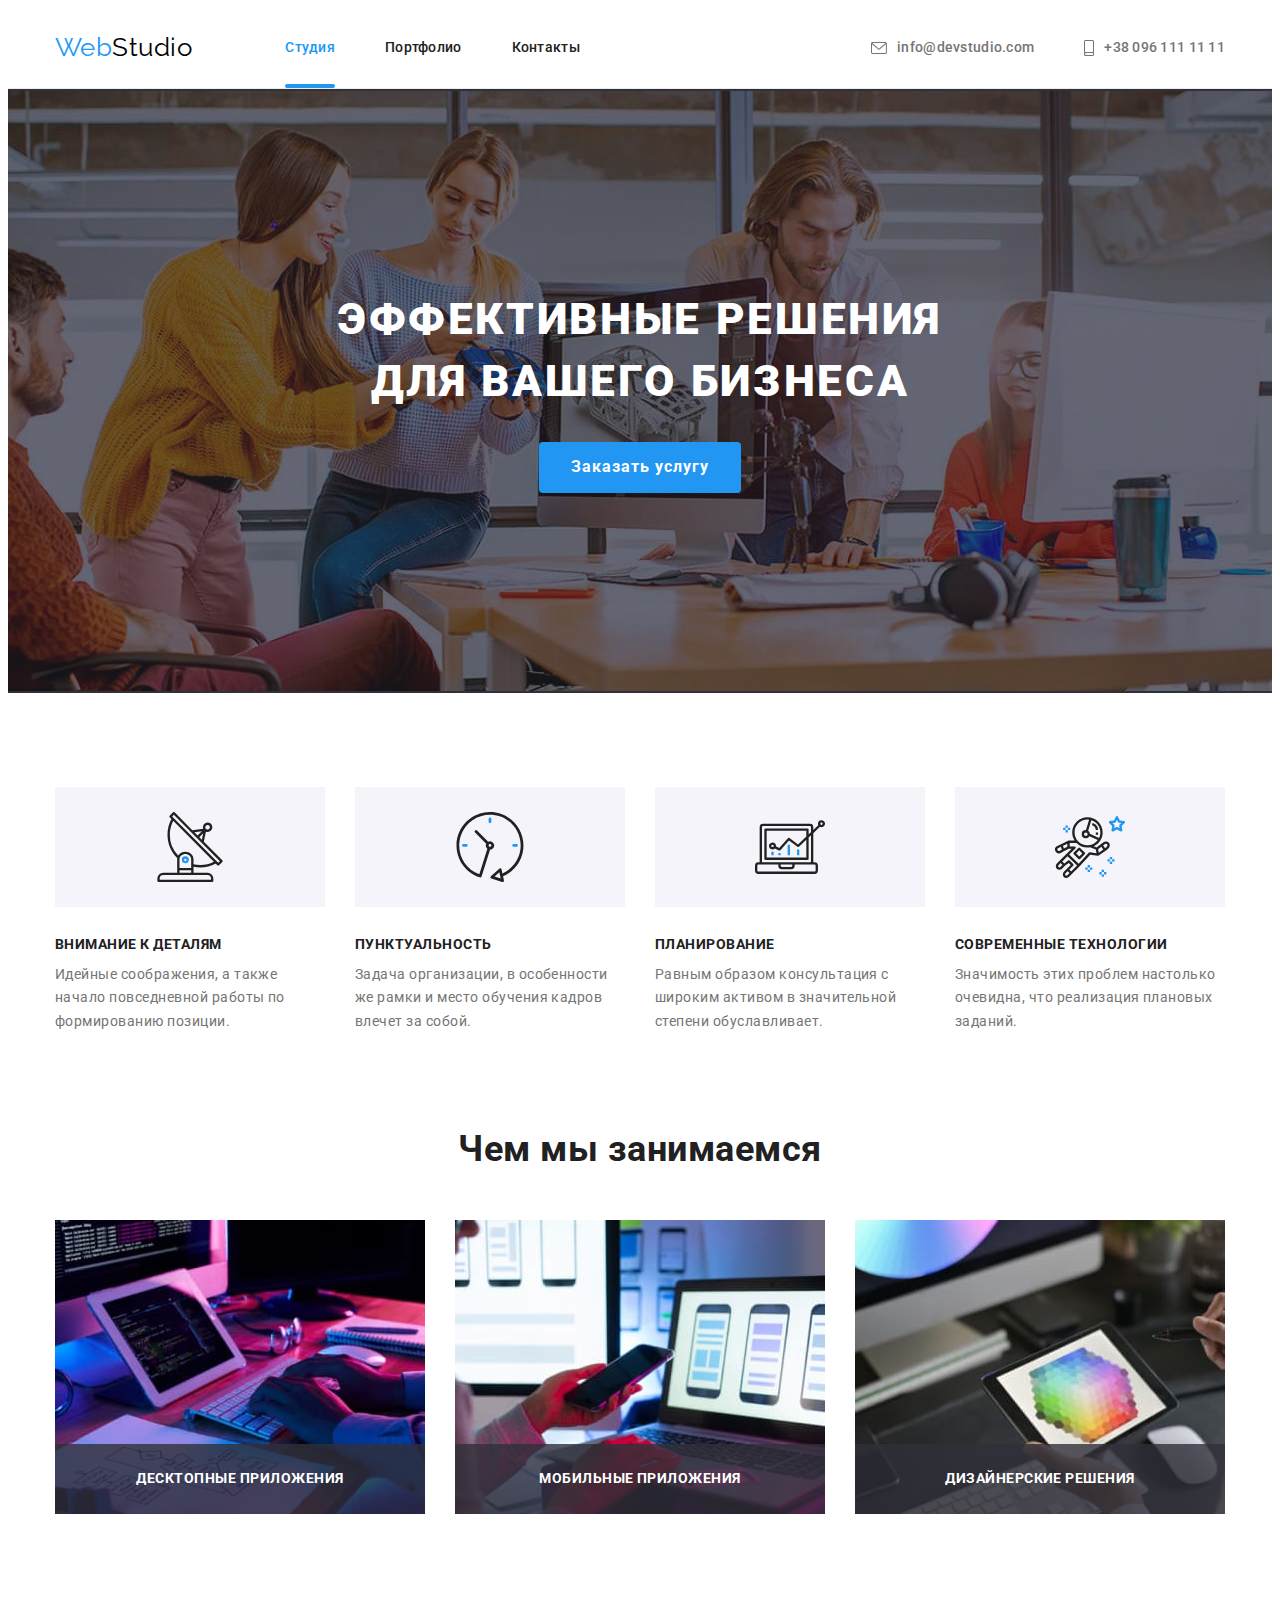
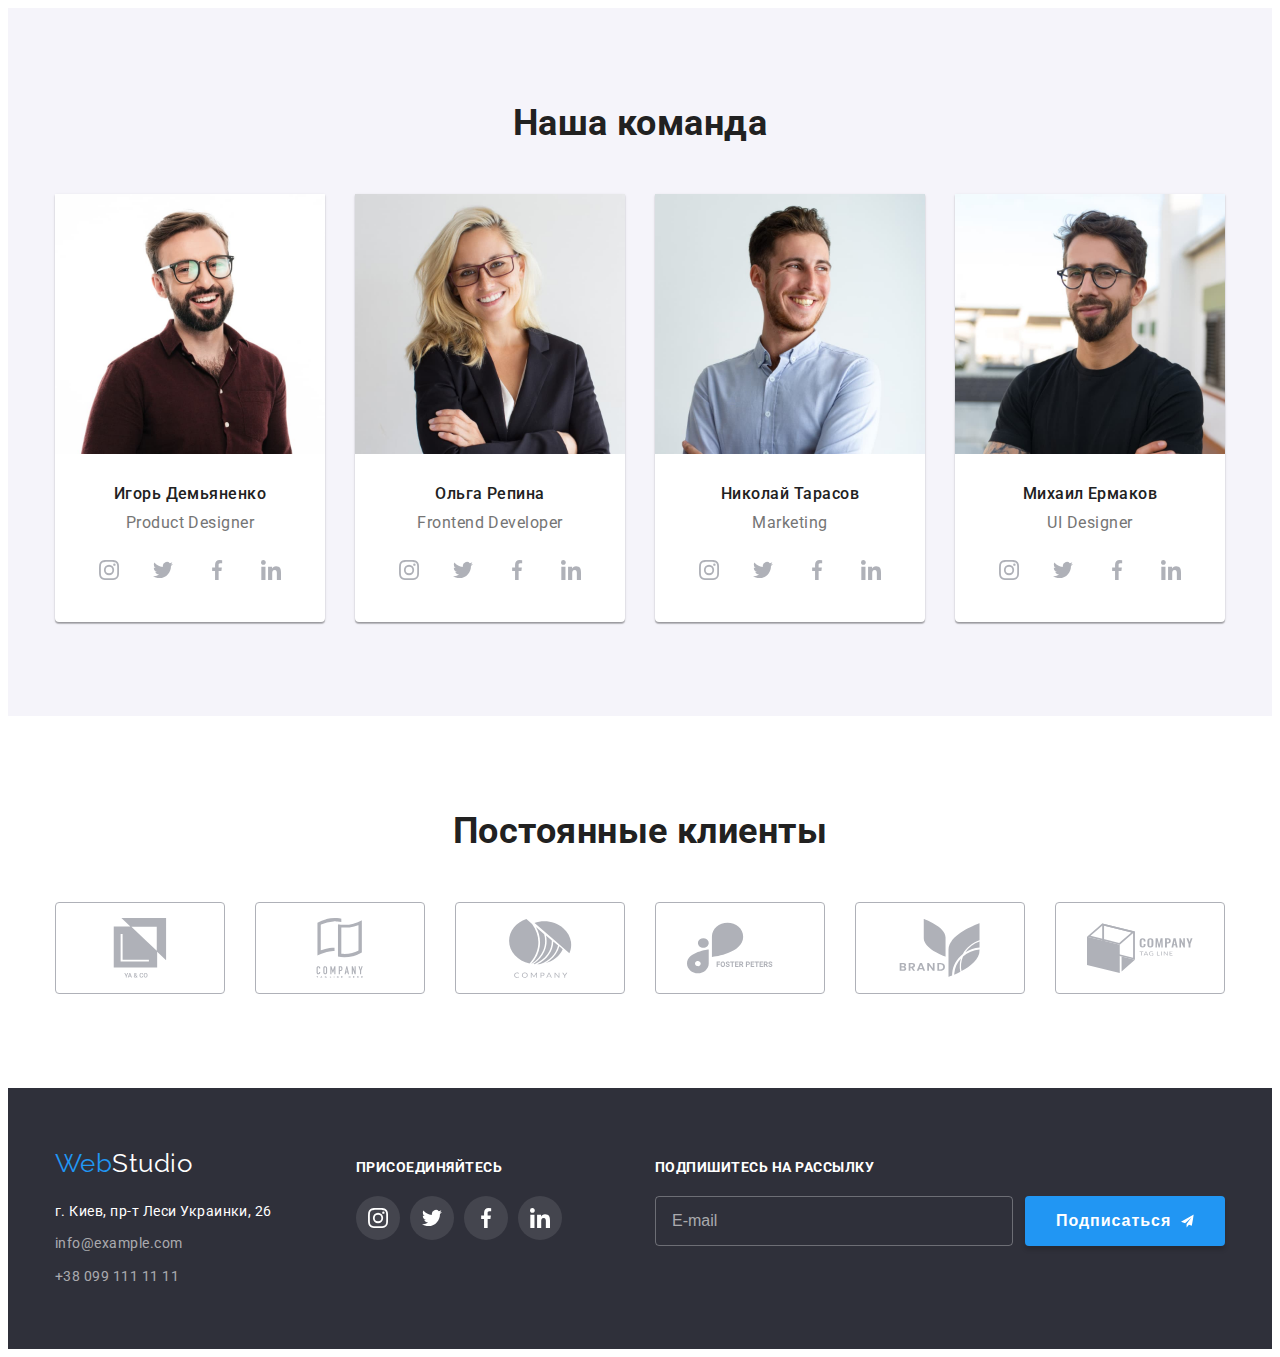
<file: index.html>
<!DOCTYPE html>
<html lang="ru">
  <head>
    <meta charset="UTF-8" />
    <meta http-equiv="X-UA-Compatible" content="IE=edge" />
    <meta name="viewport" content="width=device-width, initial-scale=1.0" />
    <title>Студия</title>
    <link rel="stylesheet" href="https://cdnjs.cloudflare.com/ajax/libs/modern-normalize/1.1.0/modern-normalize.min.css" integrity="sha512-wpPYUAdjBVSE4KJnH1VR1HeZfpl1ub8YT/NKx4PuQ5NmX2tKuGu6U/JRp5y+Y8XG2tV+wKQpNHVUX03MfMFn9Q==" crossorigin="anonymous" referrerpolicy="no-referrer" />
    <link rel="preconnect" href="https://fonts.googleapis.com">
    <link rel="preconnect" href="https://fonts.gstatic.com" crossorigin>
    <link href="https://fonts.googleapis.com/css2?family=Raleway:wght@700&family=Roboto:wght@400;500;700;900&display=swap"
      rel="stylesheet">
    <link rel="stylesheet" href="./css/styles.css">
  </head>

  <body>
    <!-- Шапка сайта -->
    <header class="page-header">
      <div class="container main-nav">
        <a href="./index.html" class="logo">
          <span lang="en"><span class="logo-accent">Web</span>Studio</span>
        </a>
        
        <nav>
          <ul class="site-nav">
            <li class="item"><a href="./index.html" class="site-nav-link current">Студия</a></li>
            <li class="item"><a href="./portfolio.html" class="site-nav-link">Портфолио</a></li>
            <li class="item"><a href="" class="site-nav-link">Контакты</a></li>
          </ul>
        </nav>

        <ul class="contacts-list">
          <li class="item">
            <a href="mailto:info@devstudio.com" class="contact">
              <svg class="contacts-icon" width="16" height="12">
                <use href="./images/icons.svg#icon-envelope_"></use>
              </svg>info@devstudio.com</a>
          </li>
          <li class="item">
            <a href="tel:+380961111111" class="contact">
              <svg class="contacts-icon" width="10" height="16">
                <use href="./images/icons.svg#icon-smartphone_"></use>
              </svg>+38 096 111 11 11</a>
          </li>
          </ul>
      </div>
    </header>

    <main>

      <!-- Герой -->
      <section class="hero">
        <div class="container">
        <h1 class="hero-title">Эффективные решения для вашего бизнеса</h1>
        <button data-modal-open type="button" class="hero-btn" >Заказать услугу</button>
        </div>
      </section>

      <!-- Преимущества -->
      <section class="section features">
        <div class="container">
        <h2 class="features-title">Преимущества</h2>

        <ul class="features-list">
          <li>
            <div class="features-icon-box">
              <svg class="features-icon" width="70" height="70">
                <use href="./images/icons.svg#icon-antenna_c"></use>
              </svg>
            </div>
            <h3 class="features-name">Внимание к деталям</h3>
            <p class="features-description">Идейные соображения, а также <br> начало повседневной работы по <br> формированию позиции.</p>
          </li>
          <li>
            <div class="features-icon-box">
              <svg class="features-icon" width="70" height="70">
                <use href="./images/icons.svg#icon-clock_c"></use>
              </svg>
            </div>
            <h3 class="features-name">Пунктуальность</h3>
            <p class="features-description">Задача организации, в особенности <br> же рамки и место обучения кадров <br> влечет за собой.</p>
          </li>
          <li>
            <div class="features-icon-box">
              <svg class="features-icon" width="70" height="70">
                <use href="./images/icons.svg#icon-diagram_c"></use>
              </svg>
            </div>
            <h3 class="features-name">Планирование</h3>
            <p class="features-description">Равным образом консультация с <br> широким активом в значительной <br> степени обуславливает.</p>
          </li>
          <li>
            <div class="features-icon-box">
              <svg class="features-icon" width="70" height="70">
                <use href="./images/icons.svg#icon-astronaut_c"></use>
              </svg>
            </div>
            <h3 class="features-name">Современные технологии</h3>
            <p class="features-description">Значимость этих проблем настолько <br> очевидна, что реализация плановых <br> заданий.</p>
          </li>
        </ul>
        </div>

      </section>

      <!-- Чем мы занимаемся -->
      <section class="section work">
        <div class="container">
        <h2 class="section-title">Чем мы занимаемся</h2>

        <ul class="work-list">
          <li class="work-list-item">
            <img src="./images/box1.jpg" alt="Десктопные приложения" width="370">
            <p class="work-name">Десктопные приложения</p>
          </li>
          <li class="work-list-item">
            <img src="./images/box2.jpg" alt="Мобильные приложения" width="370">
            <p class="work-name">Мобильные приложения</p>
          </li>
          <li class="work-list-item">
            <img src="./images/box3.jpg" alt="Дизайнерские решения" width="370">
            <p class="work-name">Дизайнерские решения</p>
          </li>
        </ul>
        </div>

      </section>

      <!-- Наша команда -->
      <section class="section team">
        <div class="container">
        <h2 class="section-title">Наша команда</h2>

        <ul class="team-list">
          <li class="team-card">
            <img src="./images/img.jpg" alt="Игорь Демьяненко" width="270">
            <div class="team-text">
              <h3 class="team-name">Игорь Демьяненко</h3>
              <p lang="en" class="team-position">Product Designer</p>
              <ul class="team-icon-list">
                <li class="team-icon-item">
                  <a href="" class="team-icon-link">
                    <svg class="team-icon" width="20" height="20">
                      <use href="./images/icons.svg#icon-instagram_c"></use>
                    </svg>
                  </a>
                </li>
                <li class="team-icon-item">
                  <a href="" class="team-icon-link">
                    <svg class="team-icon" width="20" height="20">
                      <use href="./images/icons.svg#icon-twitter_c"></use>
                    </svg>
                  </a>
                </li>
                <li class="team-icon-item">
                  <a href="" class="team-icon-link">
                    <svg class="team-icon" width="20" height="20">
                      <use href="./images/icons.svg#icon-facebook_c"></use>
                    </svg>
                  </a>
                </li>
                <li class="team-icon-item">
                  <a href="" class="team-icon-link">
                    <svg class="team-icon" width="20" height="20">
                      <use href="./images/icons.svg#icon-linkedin1_"></use>
                    </svg>
                  </a>
                </li>
              </ul>
            </div>
          </li>
          <li class="team-card">
            <img src="./images/img2.jpg" alt="Ольга Репина" width="270">
            <div class="team-text">
              <h3 class="team-name">Ольга Репина</h3>
              <p lang="en" class="team-position">Frontend Developer</p>
              <ul class="team-icon-list">
                <li class="team-icon-item">
                  <a href="" class="team-icon-link">
                    <svg class="team-icon" width="20" height="20">
                      <use href="./images/icons.svg#icon-instagram_c"></use>
                    </svg>
                  </a>
                </li>
                <li class="team-icon-item">
                  <a href="" class="team-icon-link">
                    <svg class="team-icon" width="20" height="20">
                      <use href="./images/icons.svg#icon-twitter_c"></use>
                    </svg>
                  </a>
                </li>
                <li class="team-icon-item">
                  <a href="" class="team-icon-link">
                    <svg class="team-icon" width="20" height="20">
                      <use href="./images/icons.svg#icon-facebook_c"></use>
                    </svg>
                  </a>
                </li>
                <li class="team-icon-item">
                  <a href="" class="team-icon-link">
                    <svg class="team-icon" width="20" height="20">
                      <use href="./images/icons.svg#icon-linkedin1_"></use>
                    </svg>
                  </a>
                </li>
              </ul>
            </div>
          </li>
          <li class="team-card">
            <img src="./images/img3.jpg" alt="Николай Тарасов" width="270">
            <div class="team-text">
              <h3 class="team-name">Николай Тарасов</h3>
              <p lang="en" class="team-position">Marketing</p>
              <ul class="team-icon-list">
                <li class="team-icon-item">
                  <a href="" class="team-icon-link">
                    <svg class="team-icon" width="20" height="20">
                      <use href="./images/icons.svg#icon-instagram_c"></use>
                    </svg>
                  </a>
                </li>
                <li class="team-icon-item">
                  <a href="" class="team-icon-link">
                    <svg class="team-icon" width="20" height="20">
                      <use href="./images/icons.svg#icon-twitter_c"></use>
                    </svg>
                  </a>
                </li>
                <li class="team-icon-item">
                  <a href="" class="team-icon-link">
                    <svg class="team-icon" width="20" height="20">
                      <use href="./images/icons.svg#icon-facebook_c"></use>
                    </svg>
                  </a>
                </li>
                <li class="team-icon-item">
                  <a href="" class="team-icon-link">
                    <svg class="team-icon" width="20" height="20">
                      <use href="./images/icons.svg#icon-linkedin1_"></use>
                    </svg>
                  </a>
                </li>
              </ul>
            </div>
          </li>
          <li class="team-card">
            <img src="./images/img4.jpg" alt="Михаил Ермаков" width="270">
            <div class="team-text">
              <h3 class="team-name">Михаил Ермаков</h3>
              <p lang="en" class="team-position">UI Designer</p>
              <ul class="team-icon-list">
                <li class="team-icon-item">
                  <a href="" class="team-icon-link">
                    <svg class="team-icon" width="20" height="20">
                      <use href="./images/icons.svg#icon-instagram_c"></use>
                    </svg>
                  </a>
                </li>
                <li class="team-icon-item">
                  <a href="" class="team-icon-link">
                    <svg class="team-icon" width="20" height="20">
                      <use href="./images/icons.svg#icon-twitter_c"></use>
                    </svg>
                  </a>
                </li>
                <li class="team-icon-item">
                  <a href="" class="team-icon-link">
                    <svg class="team-icon" width="20" height="20">
                      <use href="./images/icons.svg#icon-facebook_c"></use>
                    </svg>
                  </a>
                </li>
                <li class="team-icon-item">
                  <a href="" class="team-icon-link">
                    <svg class="team-icon" width="20" height="20">
                      <use href="./images/icons.svg#icon-linkedin1_"></use>
                    </svg>
                  </a>
                </li>
              </ul>
            </div>           
          </li>
        </ul>
        </div>

      </section>

      <section class="section">
        <div class="container">
        <h2 class="section-title">Постоянные клиенты</h2>
        <ul class="clients-list">
          <li class="clients-item">
            <a href="" class="clients-link">
            <svg class="clients-icon" width="106" height="60">
              <use href="./images/icons.svg#icon-client1_c"></use>
            </svg>
            </a>
          </li>
          <li class="clients-item">
            <a href="" class="clients-link">
              <svg class="clients-icon" width="106" height="60">
                <use href="./images/icons.svg#icon-client2_c"></use>
              </svg>
            </a>
          </li>
          <li class="clients-item">
            <a href="" class="clients-link">
              <svg class="clients-icon" width="106" height="60">
                <use href="./images/icons.svg#icon-client3_c"></use>
              </svg>
            </a>
          </li>
          <li class="clients-item">
            <a href="" class="clients-link">
              <svg class="clients-icon" width="106" height="60">
                <use href="./images/icons.svg#icon-client4_c"></use>
              </svg>
            </a>
          </li>
          <li class="clients-item">
            <a href="" class="clients-link">
              <svg class="clients-icon" width="106" height="60">
                <use href="./images/icons.svg#icon-client5_c"></use>
              </svg>
            </a>
          </li>
          <li class="clients-item">
            <a href="" class="clients-link">
              <svg class="clients-icon" width="106" height="60">
                <use href="./images/icons.svg#icon-client6_c"></use>
              </svg>
            </a>
          </li>
        </ul>
      </div>

      </section>

    </main>

    <!-- Футер -->
    <footer class="footer">
      <div class="container footer-container">
        <div class="footer-left">
          <a href="./index.html" class="logo-footer">
          <span lang="en"><span class="logo-footer-accent">Web</span>Studio</span>
          </a>

          <address class="address">
            г. Киев, пр-т Леси Украинки, 26 <br>
            <a href="mailto:info@example.com" class="contact-footer">info@example.com</a> <br>
            <a href="tel:+380991111111" class="contact-footer">+38 099 111 11 11</a>
          </address>
      </div>

      <div class="footer-social">
        <h3 class="footer-social-title">Присоединяйтесь</h3>
        <ul class="footer-social-list">
          <li class="footer-social-item">
            <a href="" class="footer-social-link">
              <svg class="footer-social-icon" width="20" height="20">
                <use href="./images/icons.svg#icon-instagram_c"></use>
              </svg>
            </a>
          </li>
          <li class="footer-social-item">
            <a href="" class="footer-social-link">
              <svg class="footer-social-icon" width="20" height="20">
                <use href="./images/icons.svg#icon-twitter_c"></use>
              </svg>
            </a>
          </li>
          <li class="footer-social-item">
            <a href="" class="footer-social-link">
              <svg class="footer-social-icon" width="20" height="20">
                <use href="./images/icons.svg#icon-facebook_c"></use>
              </svg>
            </a>
          </li>
          <li class="footer-social-item">
            <a href="" class="footer-social-link">
              <svg class="footer-social-icon" width="20" height="20">
                <use href="./images/icons.svg#icon-linkedin1_"></use>
              </svg>
            </a>
          </li>
        </ul>
      </div>

      <form class="form-footer">
        <h3 class="form-footer-title">Подпишитесь на рассылку</h3>
        <div class="form-footer-field">
        <label name="email">
        <input type="email" placeholder="E-mail" name="email" class="form-footer-input">
        </label>
        <button type="submit" class="form-footer-button">
          <span class="form-footer-button-text">Подписаться</span>
          <svg width="24" height="24">
            <use href="./images/icons.svg#icon-icon-send_c"></use>
          </svg>
        </button>
        </div>
      </form>
      </div>
    </footer>

    <!-- Модальное окно -->
    <div data-modal class="backdrop is-hidden">
      <div class="modal">
        <button data-modal-close class="close-modal" >
          <svg class="close-modal-icon" width="11" height="11">
            <use href="./images/icons.svg#icon-close-button_c"></use>
          </svg>
        </button>

        <form class="form-modal">
          <p class="form-modal-title">Оставьте свои данные, мы вам перезвоним</p>
          <label name="name" class="form-modal-label">
            Имя
            <div class="form-modal-field">
                <input type="text" name="name" class="form-modal-input">
                <svg width="18" height="18" class="form-modal-icon">
                 <use href="./images/icons.svg#icon-person-black-18dp_c"></use>
                </svg>
            </div>
          </label>
          <label name="tel" class="form-modal-label">
            Телефон
            <div class="form-modal-field">
                <input type="tel" name="tel" class="form-modal-input">
                <svg width="18" height="18" class="form-modal-icon">
                  <use href="./images/icons.svg#icon-phone-black-18dp_c"></use>
                </svg>
            </div>
          </label>
          <label name="email" class="form-modal-label">
            Почта
            <div class="form-modal-field">
              <input type="email" name="email" class="form-modal-input">
              <svg width="18" height="18" class="form-modal-icon">
               <use href="./images/icons.svg#icon-email-black-18dp_c"></use>
              </svg>
            </div>
          </label>
          <label name="comment" class="form-modal-label">
            Комментарий
            <textarea name="comment" placeholder="Введите текст" class="form-modal-textarea"></textarea>
          </label>
          <div class="accept-policies-field">
            <label class="accept-policies-label" for="checkbox">Соглашаюсь с рассылкой и принимаю <a href="" class="policies-link">Условия договора</a></label>          
            <input class="accept-policies-input" type="checkbox" name="accept-policies" id="checkbox">
            <span class="accept-policies-checkbox"></span>
          </div>
          <button type="submit" class="form-modal-button">
            <span class="form-modal-button-text">Отправить</span>
          </button>
        </form>
      
      </div>
    </div>

    <script src="./js/modal.js"></script>
  </body>
</html>
</file>
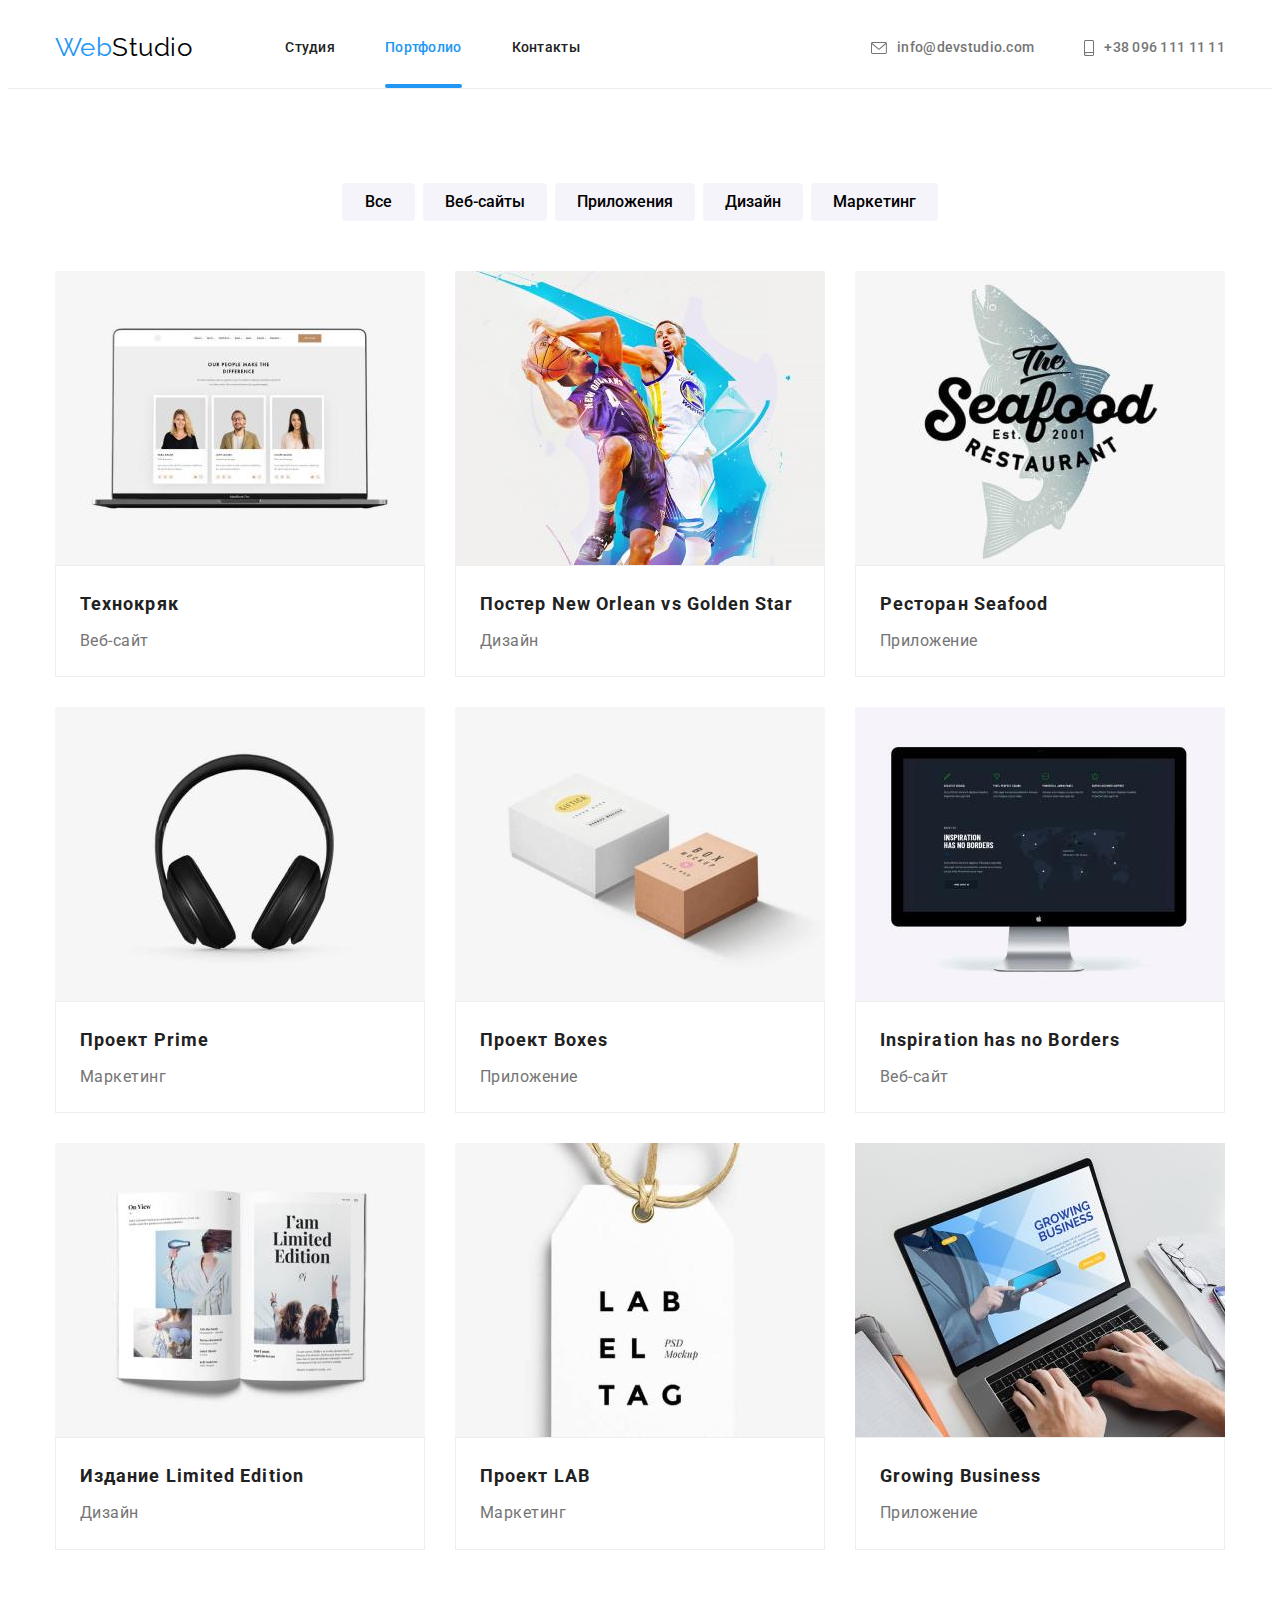
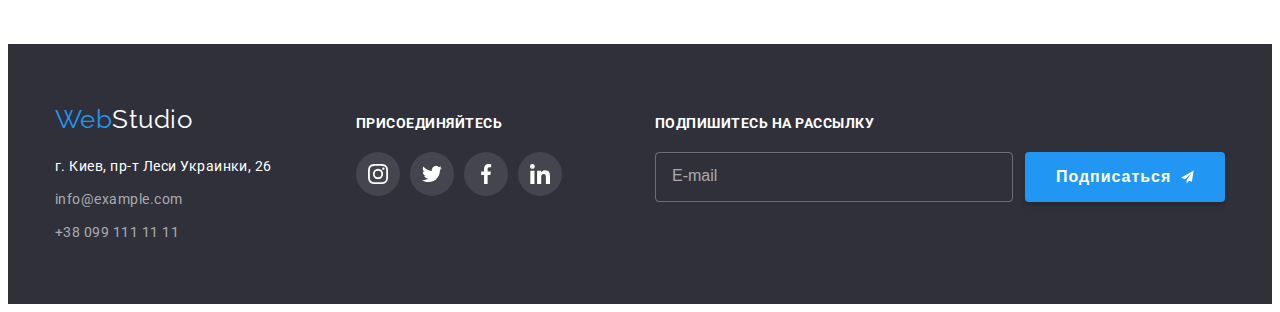
<file: portfolio.html>
<!DOCTYPE html>
<html lang="ru">
  <head>
    <meta charset="UTF-8" />
    <meta http-equiv="X-UA-Compatible" content="IE=edge" />
    <meta name="viewport" content="width=device-width, initial-scale=1.0" />
    <title>Портфолио</title>
    <link rel="stylesheet" href="https://cdnjs.cloudflare.com/ajax/libs/modern-normalize/1.1.0/modern-normalize.min.css" integrity="sha512-wpPYUAdjBVSE4KJnH1VR1HeZfpl1ub8YT/NKx4PuQ5NmX2tKuGu6U/JRp5y+Y8XG2tV+wKQpNHVUX03MfMFn9Q==" crossorigin="anonymous" referrerpolicy="no-referrer" />
    <link rel="preconnect" href="https://fonts.googleapis.com">
    <link rel="preconnect" href="https://fonts.gstatic.com" crossorigin>
    <link href="https://fonts.googleapis.com/css2?family=Raleway:wght@700&family=Roboto:wght@400;500;700;900&display=swap"
        rel="stylesheet">
    <link rel="stylesheet" href="./css/styles.css">
  </head>

  <body>
    <!-- Шапка сайта -->
    <header class="page-header">
        <div class="container main-nav">
            <a href="./index.html" class="logo">
             <span lang="en"><span class="logo-accent">Web</span>Studio</span>
            </a>
        
            <nav>
                <ul class="site-nav">
                    <li class="item"><a href="./index.html" class="site-nav-link">Студия</a></li>
                    <li class="item"><a href="./portfolio.html" class="site-nav-link current">Портфолио</a></li>
                    <li class="item"><a href="" class="site-nav-link">Контакты</a></li>
                </ul>
            </nav>

            <ul class="contacts-list">
                <li class="item">
                    <a href="mailto:info@devstudio.com" class="contact">
                        <svg class="contacts-icon" width="16" height="12">
                            <use href="./images/icons.svg#icon-envelope_"></use>
                        </svg>info@devstudio.com</a>
                </li>
                <li class="item">
                    <a href="tel:+380961111111" class="contact">
                        <svg class="contacts-icon" width="10" height="16">
                            <use href="./images/icons.svg#icon-smartphone_"></use>
                        </svg>+38 096 111 11 11</a>
                </li>
            </ul>
        </div>
    </header>

    <main>
        
        <!-- Наши проекты -->
        <section class="section">
            <div class="container">
           <h2 class="projects-title">Наши проекты</h2>
            <ul class="filter-btns">
                <li class="item">
                    <button type="button" class="filter-btn">Все</button>
                </li>
                <li class="item">
                    <button type="button" class="filter-btn">Веб-сайты</button>
                </li>
                <li class="item">
                    <button type="button" class="filter-btn">Приложения</button>
                </li>
                <li class="item">
                    <button type="button" class="filter-btn">Дизайн</button>
                </li>
                <li class="item">
                    <button type="button" class="filter-btn">Маркетинг</button>
                </li>
            </ul>

            <ul class="projects-list">
                <li class="project-card">
                    <a href="" class="project-link">
                        <div class="project-thumb">
                            <img src="./images/project1.jpg" alt="Мокап веб-сайта на десктопе" width="370">
                        
                            <div class="project-overlay">
                                <p class="overlay-text">Технокряк это современная площадка распространения коронавируса. Компании используют эту платформу для цифрового шпионажа и атак на защищённые сервера конкурентов.</p>
                            </div>
                        </div>
                        <div class="project-text">
                            <h3 class="project-name">Технокряк</h3>
                            <p class="project-type">Веб-сайт</p>
                        </div>
                    </a>
                </li>
                <li class="project-card">
                    <a href="" class="project-link">
                        <div class="project-thumb">
                            <img src="./images/project2.jpg" alt="Постер с баскетболистами" width="370">
                            
                            <div class="project-overlay">
                                <p class="overlay-text">Технокряк это современная площадка распространения коронавируса. Компании используют эту
                                    платформу для цифрового
                                    шпионажа и атак на защищённые сервера конкурентов.</p>
                            </div>
                        </div>
                        <div class="project-text">
                            <h3 class="project-name">Постер <span lang="en">New Orlean vs Golden Star</span></h3>
                            <p class="project-type">Дизайн</p>
                        </div>
                    </a>
                </li>
                <li class="project-card">
                    <a href="" class="project-link">
                        <div class="project-thumb">
                            <img src="./images/project3.jpg" alt="Лого ресторана" width="370">

                            <div class="project-overlay">
                                <p class="overlay-text">Технокряк это современная площадка распространения коронавируса. Компании используют эту
                                    платформу для цифрового
                                    шпионажа и атак на защищённые сервера конкурентов.</p>
                            </div>
                        </div>
                        <div class="project-text">
                            <h3 class="project-name">Ресторан <span lang="en">Seafood</span></h3>
                            <p class="project-type">Приложение</p>
                        </div>
                    </a>
                </li>
                <li class="project-card">
                    <a href="" class="project-link">
                        <div class="project-thumb">
                            <img src="./images/project4.jpg" alt="Наушники" width="370">

                            <div class="project-overlay">
                                <p class="overlay-text">Технокряк это современная площадка распространения коронавируса. Компании используют эту
                                    платформу для цифрового
                                    шпионажа и атак на защищённые сервера конкурентов.</p>
                            </div>
                        </div>
                        <div class="project-text">
                            <h3 class="project-name">Проект <span lang="en">Prime</span></h3>
                            <p class="project-type">Маркетинг</p>
                        </div>
                    </a>
                </li>
                <li class="project-card">
                    <a href="" class="project-link">
                        <div class="project-thumb">
                            <img src="./images/project5.jpg" alt="Коробки" width="370">

                            <div class="project-overlay">
                                <p class="overlay-text">Технокряк это современная площадка распространения коронавируса. Компании используют эту
                                    платформу для цифрового
                                    шпионажа и атак на защищённые сервера конкурентов.</p>
                            </div>
                        </div>
                        <div class="project-text">
                            <h3 class="project-name">Проект <span lang="en">Boxes</span></h3>
                            <p class="project-type">Приложение</p>
                        </div>
                    </a>
                </li>
                <li class="project-card">
                    <a href="" class="project-link">
                        <div class="project-thumb">
                            <img src="./images/project6.jpg" alt="Веб-сайт на десктопе" width="370">
                            
                            <div class="project-overlay">
                                <p class="overlay-text">Технокряк это современная площадка распространения коронавируса. Компании используют эту
                                    платформу для цифрового
                                    шпионажа и атак на защищённые сервера конкурентов.</p>
                            </div>
                        </div>
                        <div class="project-text">
                            <h3 lang="en" class="project-name">Inspiration has no Borders</h3>
                             <p class="project-type">Веб-сайт</p>
                        </div>
                    </a>
                </li>
                <li class="project-card">
                    <a href="" class="project-link">
                        <div class="project-thumb">
                            <img src="./images/project7.jpg" alt="Открытый журнал" width="370">

                            <div class="project-overlay">
                                <p class="overlay-text">Технокряк это современная площадка распространения коронавируса. Компании используют эту
                                    платформу для цифрового
                                    шпионажа и атак на защищённые сервера конкурентов.</p>
                            </div>
                        </div>
                        <div class="project-text">
                            <h3 class="project-name">Издание <span lang="en">Limited Edition</span></h3>
                            <p class="project-type">Дизайн</p>
                         </div>
                    </a>
                </li>
                <li class="project-card">
                    <a href="" class="project-link">
                        <div class="project-thumb">
                            <img src="./images/project8.jpg" alt="Бирка" width="370">

                            <div class="project-overlay">
                                <p class="overlay-text">Технокряк это современная площадка распространения коронавируса. Компании используют эту
                                    платформу для цифрового
                                    шпионажа и атак на защищённые сервера конкурентов.</p>
                            </div>
                        </div>
                        <div class="project-text">
                            <h3 class="project-name">Проект <span lang="en">LAB</span></h3>
                         <p class="project-type">Маркетинг</p>
                        </div>
                    </a>
                </li>
                <li class="project-card">
                    <a href="" class="project-link">
                        <div class="project-thumb">
                            <img src="./images/project9.jpg" alt="Веб-приложение на десктопе" width="370">

                            <div class="project-overlay">
                                <p class="overlay-text">Технокряк это современная площадка распространения коронавируса. Компании используют эту
                                    платформу для цифрового
                                    шпионажа и атак на защищённые сервера конкурентов.</p>
                            </div>
                        </div>
                        <div class="project-text">
                            <h3 lang="en" class="project-name">Growing Business</h3>
                            <p class="project-type">Приложение</p>
                        </div>
                    </a>
                </li>
            </ul>
            </div>
        </section>

    </main>

 <!-- Футер -->
 <footer class="footer">
    <div class="container footer-container">
        <div class="footer-left">
            <a href="./index.html" class="logo-footer">
                <span lang="en"><span class="logo-footer-accent">Web</span>Studio</span>
            </a>
    
            <address class="address">
                г. Киев, пр-т Леси Украинки, 26 <br>
                <a href="mailto:info@example.com" class="contact-footer">info@example.com</a> <br>
                <a href="tel:+380991111111" class="contact-footer">+38 099 111 11 11</a>
            </address>
        </div>
    
        <div class="footer-social">
            <h3 class="footer-social-title">Присоединяйтесь</h3>
            <ul class="footer-social-list">
                <li class="footer-social-item">
                    <a href="" class="footer-social-link">
                        <svg class="footer-social-icon" width="20" height="20">
                            <use href="./images/icons.svg#icon-instagram_c"></use>
                        </svg>
                    </a>
                </li>
                <li class="footer-social-item">
                    <a href="" class="footer-social-link">
                        <svg class="footer-social-icon" width="20" height="20">
                            <use href="./images/icons.svg#icon-twitter_c"></use>
                        </svg>
                    </a>
                </li>
                <li class="footer-social-item">
                    <a href="" class="footer-social-link">
                        <svg class="footer-social-icon" width="20" height="20">
                            <use href="./images/icons.svg#icon-facebook_c"></use>
                        </svg>
                    </a>
                </li>
                <li class="footer-social-item">
                    <a href="" class="footer-social-link">
                        <svg class="footer-social-icon" width="20" height="20">
                            <use href="./images/icons.svg#icon-linkedin1_"></use>
                        </svg>
                    </a>
                </li>
            </ul>
        </div>
        <form class="form-footer">
            <h3 class="form-footer-title">Подпишитесь на рассылку</h3>
            <div class="form-footer-field">
                <label name="email">
                    <input type="email" placeholder="E-mail" name="email" class="form-footer-input">
                </label>
                <button type="submit" class="form-footer-button">
                    <span class="form-footer-button-text">Подписаться</span>
                    <svg width="24" height="24">
                        <use href="./images/icons.svg#icon-icon-send_c"></use>
                    </svg>
                </button>
            </div>
        </form>
    </div>
  </footer>

</body>
</html>
</file>
<file: css/styles.css>
:root {
  --primary-text-color: #212121;
  --secondary-text-color: #757575;
  --tertiary-text-color: #ffffff;
  --accent-color: #2196f3;
  --primary-bg-color: #ffffff;
  --secondary-bg-color: #2f303a;
  --tertiary-bg-color: #f5f4fa;
}

html {
  box-sizing: border-box;
}

*,
*::before,
*::after {
  box-sizing: border-box;
}

body {
  color: var(--primary-text-color);
  background-color: var(--primary-bg-color);
  font-family: Roboto, sans-serif;
  letter-spacing: 0.03em;
}

h1,
h2,
h3,
h4,
h5,
h6,
p,
ul {
  margin: 0;
}

img {
  display: block;
}

.page-header {
  border-bottom: 1px solid #ececec;
}

.container {
  width: 1200px;
  margin: 0 auto;
  padding: 0 15px;
}

.section {
  padding-top: 94px;
  padding-bottom: 94px;
}

.main-nav {
  display: flex;
  align-items: center;
}

.logo {
  margin-right: 93px;

  color: #000000;
  text-decoration: none;

  font-family: Raleway, sans-serif;
  font-size: 26px;
  line-height: 1.2;
}

.site-nav {
  list-style: none;
  display: flex;
  padding-left: 0;
}

.site-nav .item + .item {
  margin-left: 50px;
}

.site-nav-link {
  position: relative;
  display: block;
  padding-top: 32px;
  padding-bottom: 32px;

  color: var(--primary-text-color);
  text-decoration: none;
  font-weight: 500;
  font-size: 14px;
  line-height: 1.14;
  letter-spacing: 0.02em;

  transition: color 250ms cubic-bezier(0.4, 0, 0.2, 1);
}

.site-nav-link.current {
  color: var(--accent-color);
}

.site-nav-link.current::after {
  position: absolute;
  left: 0;
  bottom: 0;
  content: "";

  width: 100%;
  height: 4px;
  border-radius: 2px;
  background-color: var(--accent-color);
}

.site-nav-link:hover,
.site-nav-link:focus {
  color: var(--accent-color);
}

.contacts-list {
  list-style: none;
  display: flex;
  margin-left: auto;
}

.contacts-list .item + .item {
  margin-left: 50px;
}

.contacts-icon {
  margin-right: 10px;

  fill: currentColor;
}

.contact {
  display: flex;
  align-items: center;
  padding-top: 32px;
  padding-bottom: 32px;

  color: var(--secondary-text-color);
  text-decoration: none;
  font-weight: 500;
  font-size: 14px;
  line-height: 1.14;
  letter-spacing: 0.02em;

  transition: color 250ms cubic-bezier(0.4, 0, 0.2, 1);
}

.contact:hover,
.contact:focus {
  color: var(--accent-color);
}

.hero {
  padding-top: 200px;
  padding-bottom: 200px;

  background-color: var(--secondary-bg-color);
  background-image: linear-gradient(
      rgba(47, 48, 58, 0.4),
      rgba(47, 48, 58, 0.4)
    ),
    url(../images/hero-bg.jpg);
  background-repeat: no-repeat;
  background-position: center;
  max-width: 1600px;
  margin: 0 auto;
  text-align: center;
}

.hero-title {
  margin: 0 auto;
  margin-bottom: 30px;
  max-width: 696px;

  color: var(--tertiary-text-color);
  font-weight: 900;
  font-size: 44px;
  line-height: 1.4;
  letter-spacing: 0.06em;
  text-transform: uppercase;
}

.hero-btn {
  display: inline-block;
  min-width: 200px;
  padding: 10px 32px;
  border: none;
  border-radius: 4px;

  color: var(--tertiary-text-color);
  background-color: var(--accent-color);
  border: none;
  cursor: pointer;
  font-family: inherit;
  font-weight: 700;
  font-size: 16px;
  line-height: 1.9;
  letter-spacing: 0.06em;

  transition: background-color 250ms cubic-bezier(0.4, 0, 0.2, 1);
}

.hero-btn:hover,
.hero-btn:focus {
  background-color: #188ce8;
}

.backdrop {
  position: fixed;
  top: 0;
  left: 0;

  width: 100%;
  height: 100%;

  background-color: rgba(0, 0, 0, 0.2);
  opacity: 1;

  transition: opacity 250ms cubic-bezier(0.4, 0, 0.2, 1),
    visibility 250ms cubic-bezier(0.4, 0, 0.2, 1);
}

.backdrop.is-hidden {
  visibility: hidden;
  opacity: 0;
  pointer-events: none;
}

.backdrop.is-hidden .modal {
  transform: translate(-50%, -50%) scale(0.2);
}

.modal {
  position: absolute;
  top: 50%;
  left: 50%;

  padding: 40px;

  width: 528px;
  height: 581px;

  background-color: var(--primary-bg-color);
  box-shadow: 0px 1px 3px rgba(0, 0, 0, 0.12), 0px 1px 1px rgba(0, 0, 0, 0.14),
    0px 2px 1px rgba(0, 0, 0, 0.2);
  border-radius: 4px;

  transform: translate(-50%, -50%) scale(1);

  transition: transform 250ms cubic-bezier(0.4, 0, 0.2, 1);
}

.close-modal {
  position: absolute;
  top: 8px;
  right: 8px;

  width: 30px;
  height: 30px;
  border-radius: 50%;
  border: 1px solid rgba(0, 0, 0, 0.1);

  background-color: var(--primary-bg-color);

  cursor: pointer;
}

.close-modal:hover .close-modal-icon {
  fill: var(--accent-color);
}

.close-modal-icon {
  position: absolute;
  top: 50%;
  left: 50%;
  transform: translate(-50%, -50%);

  transition: fill 250ms cubic-bezier(0.4, 0, 0.2, 1);
}

.form-modal {
  display: flex;
  flex-direction: column;

  width: 448px;
}

.form-modal-title {
  margin-bottom: 12px;
  font-weight: 700;
  font-size: 20px;
  line-height: 1.15;
  text-align: center;

  color: var(--primary-text-color);
}

.form-modal-label {
  margin-bottom: 4px;

  font-size: 12px;
  line-height: 1.16;
  letter-spacing: 0.01em;

  color: #757575;
}

.form-modal-field {
  position: relative;
}

.form-modal-input {
  margin-bottom: 10px;
  padding: 11px 42px;

  width: 100%;
  height: 40px;

  border: 1px solid rgba(33, 33, 33, 0.2);
  border-radius: 4px;
  outline: none;
  background-color: transparent;

  transition: border 250ms cubic-bezier(0.4, 0, 0.2, 1);
}

.form-modal-input:focus {
  border: 1px solid var(--accent-color);
}

.form-modal-input:focus + .form-modal-icon {
  fill: var(--accent-color);
}

.form-modal-icon {
  position: absolute;
  top: 50%;
  left: 12px;
  transform: translateY(-75%);

  fill: var(--primary-text-color);

  transition: fill 250ms cubic-bezier(0.4, 0, 0.2, 1);
}

.form-modal-textarea {
  margin-bottom: 20px;
  padding: 12px 16px;

  width: 100%;
  height: 120px;

  border: 1px solid rgba(33, 33, 33, 0.2);
  border-radius: 4px;
  outline: none;
  background-color: transparent;

  resize: none;

  transition: border 250ms cubic-bezier(0.4, 0, 0.2, 1);
}

.form-modal-textarea:focus {
  border: 1px solid var(--accent-color);
}

.form-modal-textarea::placeholder {
  font-size: 14px;
  line-height: 1.14;
  letter-spacing: 0.01em;

  color: rgba(117, 117, 117, 0.5);
}

.accept-policies-field {
  position: relative;

  margin-bottom: 30px;
}

.accept-policies-label {
  padding-left: 37px;

  font-size: 14px;
  line-height: 1.7;
  color: var(--secondary-text-color);

  cursor: pointer;
}

.accept-policies-input {
  position: absolute;
  white-space: nowrap;
  width: 1px;
  height: 1px;
  overflow: hidden;
  border: 0;
  padding: 0;
  clip: rect(0 0 0 0);
  clip-path: inset(50%);
  margin: -1px;
}

.accept-policies-checkbox {
  position: absolute;
  top: 50%;
  left: 12px;
  transform: translateY(-55%);

  width: 16px;
  height: 15px;

  background-image: url(../images/icon-unchecked_c.svg);
  transition: background-image 250ms cubic-bezier(0.4, 0, 0.2, 1);

  pointer-events: none;
}

.accept-policies-input:checked + .accept-policies-checkbox {
  background-image: url(../images/icon-checked_c.svg);
}

.policies-link {
  color: var(--accent-color);
}

.form-modal-button {
  display: inline-block;
  margin: 0 auto;
  padding: 10px 29px;

  width: 200px;
  height: 50px;

  border-radius: 4px;
  border-color: transparent;
  background-color: var(--accent-color);
  box-shadow: 0px 4px 4px rgba(0, 0, 0, 0.15);

  cursor: pointer;

  transition: background-color 250ms cubic-bezier(0.4, 0, 0.2, 1);
}

.form-modal-button:hover,
.form-modal-button:focus {
  background-color: #188ce8;
}

.form-modal-button-text {
  font-weight: 700;
  font-size: 16px;
  line-height: 1.8;

  text-align: center;
  letter-spacing: 0.06em;
  color: var(--tertiary-text-color);
}

.features {
  padding-bottom: 0;
}

.features-list {
  list-style: none;
  display: flex;
  justify-content: space-between;
  padding-left: 0;
}

.features-icon-box {
  width: 270px;
  height: 120px;
  margin-bottom: 30px;
  display: flex;
  align-items: center;
  justify-content: center;

  background-color: var(--tertiary-bg-color);
}

.features-name {
  margin-bottom: 10px;

  font-size: 14px;
  line-height: 1.14;
  text-transform: uppercase;
}

.features-description {
  color: var(--secondary-text-color);
  font-size: 14px;
  line-height: 1.7;
}

.section-title {
  margin-bottom: 50px;

  font-size: 36px;
  line-height: 1.17;
  text-align: center;
}

.work-list {
  list-style: none;
  display: flex;
  padding-left: 0;
  justify-content: space-between;
}

.work-list-item {
  position: relative;
}

.work-name {
  position: absolute;
  padding-top: 27px;
  padding-bottom: 27px;
  bottom: 0;
  width: 100%;
  font-weight: 700;
  font-size: 14px;
  line-height: 1.14;
  text-align: center;
  text-transform: uppercase;
  color: var(--tertiary-text-color);
  background-color: rgba(47, 48, 58, 0.8);
}

.team {
  background-color: var(--tertiary-bg-color);
}

.team-card {
  width: 270px;
  border-radius: 0 0 4px 4px;

  background-color: #ffffff;
  box-shadow: 0px 1px 3px rgba(0, 0, 0, 0.12), 0px 1px 1px rgba(0, 0, 0, 0.14),
    0px 2px 1px rgba(0, 0, 0, 0.2);
}

.team-list {
  list-style: none;
  display: flex;
  justify-content: space-between;
  padding-left: 0;
}

.team-text {
  padding-top: 30px;
  padding-bottom: 30px;

  text-align: center;
}

.team-name {
  margin-bottom: 10px;

  font-weight: 500;
  font-size: 16px;
  line-height: 1.19;
}

.team-position {
  margin-bottom: 16px;

  color: var(--secondary-text-color);
  font-size: 16px;
  line-height: 1.19;
}

.team-icon-list {
  list-style: none;
  padding-left: 0;
  display: flex;
  justify-content: center;
}

.team-icon-item {
  width: 44px;
  height: 44px;
  margin-right: 10px;
}

.team-icon-item:last-child {
  margin-right: 0;
}

.team-icon-link {
  width: 100%;
  height: 100%;
  border-radius: 50%;
  display: flex;
  align-items: center;
  justify-content: center;

  background-color: var(--primary-bg-color);

  transition: background-color 250ms cubic-bezier(0.4, 0, 0.2, 1);
}

.team-icon-link:hover,
.team-icon-link:focus {
  background-color: var(--accent-color);
}

.team-icon {
  fill: #afb1b8;

  transition: fill 250ms cubic-bezier(0.4, 0, 0.2, 1);
}

.team-icon-link:hover .team-icon,
.team-icon-link:focus .team-icon {
  fill: var(--primary-bg-color);
}

.clients-list {
  list-style: none;
  padding-left: 0%;
  display: flex;
  justify-content: space-between;
}

.clients-item {
  width: 170px;
  height: 92px;
}

.clients-link {
  width: 100%;
  height: 100%;
  display: flex;
  align-items: center;
  justify-content: center;

  color: #afb1b8;
  border: 1px solid #afb1b8;
  border-radius: 4px;

  transition: color 250ms cubic-bezier(0.4, 0, 0.2, 1),
    border-color 250ms cubic-bezier(0.4, 0, 0.2, 1);
}

.clients-link:hover,
.clients-link:focus {
  color: var(--accent-color);
  border-color: var(--accent-color);
}

.clients-icon {
  fill: currentColor;
}

.filter-btns {
  margin-bottom: 50px;
  padding-left: 0;
  list-style: none;
  display: flex;
  justify-content: center;
}

.filter-btns .item + .item {
  margin-left: 8px;
}

.filter-btn {
  display: inline-block;
  min-width: 73px;
  padding: 6px 22px;
  border: none;
  border-radius: 4px;

  background-color: var(--tertiary-bg-color);
  border: none;
  cursor: pointer;
  font-family: inherit;
  font-weight: 500;
  font-size: 16px;
  line-height: 1.6;
  text-align: center;

  transition: color 250ms cubic-bezier(0.4, 0, 0.2, 1),
    background-color 250ms cubic-bezier(0.4, 0, 0.2, 1),
    box-shadow 250ms cubic-bezier(0.4, 0, 0.2, 1);
}

.filter-btn:hover,
.filter-btn:focus {
  color: var(--tertiary-text-color);
  background-color: var(--accent-color);
  box-shadow: 0px 3px 1px rgba(0, 0, 0, 0.1), 0px 1px 2px rgba(0, 0, 0, 0.08),
    0px 2px 2px rgba(0, 0, 0, 0.12);
}

.projects-list {
  display: flex;
  flex-wrap: wrap;
  padding-left: 0;

  list-style: none;
}

.project-card {
  width: calc((100% - 60px) / 3);
  margin-right: 30px;
  margin-bottom: 30px;

  transition: box-shadow 250ms cubic-bezier(0.4, 0, 0.2, 1);
}

.project-card:hover,
.project-card:focus {
  box-shadow: 0px 1px 1px rgba(0, 0, 0, 0.12), 0px 4px 4px rgba(0, 0, 0, 0.06),
    1px 4px 6px rgba(0, 0, 0, 0.16);
}

.project-card:nth-child(3n) {
  margin-right: 0;
}

.project-card:nth-last-child(-n + 3) {
  margin-bottom: 0;
}

.project-link {
  text-decoration: none;
  color: inherit;
}

.project-link:hover .project-overlay {
  transform: translateY(0);
}

.project-thumb {
  position: relative;
  overflow: hidden;
}

.project-overlay {
  position: absolute;
  top: 0;
  left: 0;

  width: 100%;
  height: 100%;
  padding: 63px 24px;

  background-color: rgba(33, 150, 243, 0.9);

  transform: translateY(300px);

  transition: transform 250ms cubic-bezier(0.4, 0, 0.2, 1);
}

.overlay-text {
  font-size: 18px;
  line-height: 1.5;
  color: var(--tertiary-text-color);
}

.project-text {
  padding-top: 20px;
  padding-bottom: 20px;
  padding-left: 24px;
  border: 1px solid #eeeeee;
}

.project-name {
  margin-bottom: 4px;

  font-size: 18px;
  line-height: 2;
  letter-spacing: 0.06em;
}

.project-type {
  color: var(--secondary-text-color);
  font-size: 16px;
  line-height: 1.9;
}

.features-title,
.projects-title {
  position: absolute;
  white-space: nowrap;
  width: 1px;
  height: 1px;
  overflow: hidden;
  border: 0;
  padding: 0;
  clip: rect(0 0 0 0);
  clip-path: inset(50%);
  margin: -1px;
}

.footer {
  padding-top: 60px;
  padding-bottom: 60px;

  color: var(--tertiary-text-color);
  background-color: var(--secondary-bg-color);
}

.footer-container {
  display: flex;
  align-items: baseline;
}

.footer-left {
  width: 231px;
}

.logo-footer {
  display: inline-block;
  margin-bottom: 20px;

  color: var(--tertiary-text-color);
  text-decoration: none;
  font-family: Raleway, sans-serif;
  font-size: 26px;
  line-height: 1.2;
}

.logo-accent,
.logo-footer-accent {
  color: var(--accent-color);
}

.address {
  font-style: normal;
  font-size: 14px;
  line-height: 1.7;
}

.contact-footer {
  display: inline-block;
  margin-top: 9px;

  color: rgba(255, 255, 255, 0.6);
  text-decoration: none;

  transition: color 250ms cubic-bezier(0.4, 0, 0.2, 1);
}

.contact-footer:hover,
.contact-footer:focus {
  color: var(--accent-color);
}

.footer-social {
  margin-left: 70px;
}

.footer-social-title {
  margin-bottom: 20px;

  font-size: 14px;
  line-height: 1.14;
  text-transform: uppercase;
  color: var(--tertiary-text-color);
}

.footer-social-list {
  list-style: none;
  padding-left: 0;
  display: flex;
}

.footer-social-item {
  width: 44px;
  height: 44px;
  margin-right: 10px;
}

.footer-social-item:last-child {
  margin-right: 0;
}

.footer-social-link {
  width: 100%;
  height: 100%;
  display: flex;
  align-items: center;
  justify-content: center;
  border-radius: 50%;

  background-color: rgba(255, 255, 255, 0.1);

  transition: background-color 250ms cubic-bezier(0.4, 0, 0.2, 1);
}

.footer-social-link:hover,
.footer-social-link:focus {
  background-color: var(--accent-color);
}

.footer-social-icon {
  fill: var(--tertiary-text-color);
}

.form-footer {
  margin-left: 93px;
  margin-right: 0;
}

.form-footer-title {
  margin-bottom: 20px;

  font-size: 14px;
  line-height: 1.14;
  text-transform: uppercase;
  color: var(--tertiary-text-color);
}

.form-footer-field {
  display: flex;
  align-items: center;
  justify-content: space-between;
}

.form-footer-input {
  margin-right: 12px;
  padding: 15px 16px;

  width: 358px;
  height: 50px;

  border-radius: 4px;
  border: 1px solid rgba(255, 255, 255, 0.3);
  outline: none;
  background-color: transparent;

  transition: border 250ms cubic-bezier(0.4, 0, 0.2, 1);
}

.form-footer-input:focus {
  border: 1px solid var(--accent-color);
  color: var(--tertiary-text-color);
}

.form-footer-input::placeholder {
  font-size: 16px;
  line-height: 1.25;

  color: rgba(255, 255, 255, 0.6);
}

.form-footer-button {
  display: flex;
  align-items: center;

  padding: 10px 29px;
  width: 200px;
  height: 50px;

  border-radius: 4px;
  border-color: transparent;
  background-color: var(--accent-color);
  box-shadow: 0px 4px 4px rgba(0, 0, 0, 0.15);

  cursor: pointer;

  transition: background-color 250ms cubic-bezier(0.4, 0, 0.2, 1);
}

.form-footer-button:hover,
.form-footer-button:focus {
  background-color: #188ce8;
}

.form-footer-button-text {
  margin-right: 10px;

  font-weight: 700;
  font-size: 16px;
  line-height: 30px;

  text-align: center;
  letter-spacing: 0.06em;
  color: var(--tertiary-text-color);
}
</file>
